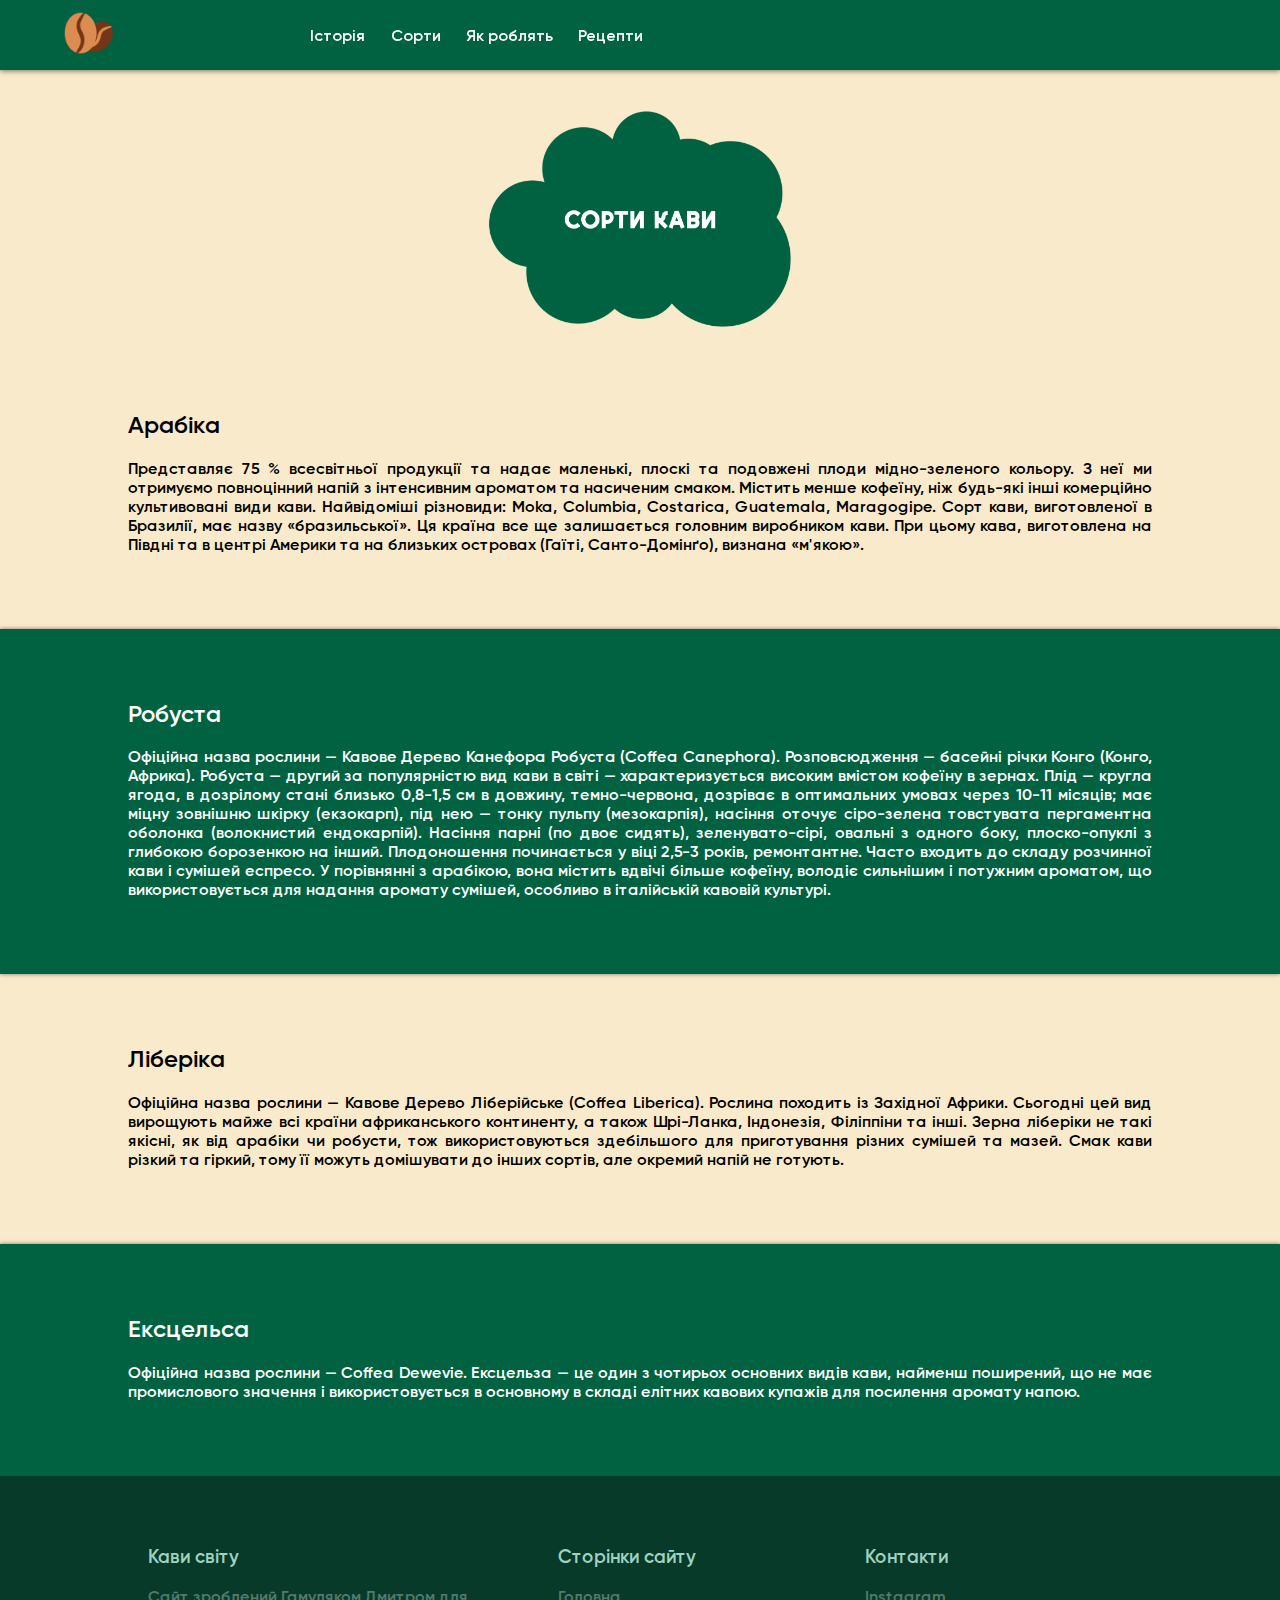
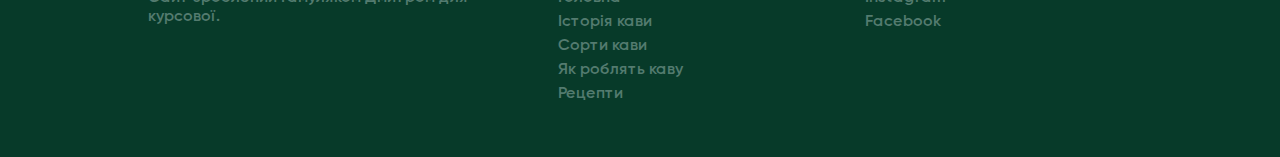
<file: coffee type.html>
<!DOCTYPE html>
<html lang="ua">
<head>
    <meta charset="UTF-8">
    <meta http-equiv="X-UA-Compatible" content="IE=edge">
    <meta name="viewport" content="width=device-width, initial-scale=1.0">

    <link rel="shortcut icon" href="./img/icon1.png" type="image/x-icon">

    <link rel="stylesheet" href="./css/style.css">

    <title>Сорти кави</title>
</head>
<body>
<header>
    
    <div class="header__logo">
        <a href="./index.html">
            <img class="logo-pic" src="./img/icon1.png" alt="photo">
        </a>
    </div>
        <nav>
            <a href="./history.html"><p class="nav__text">Історія</p></a>
            <a href="./coffee type.html"><p class="nav__text">Сорти</p></a>
            <a href="./how make a coffee.html"><p class="nav__text">Як роблять</p></a>
            <a href="./recipes.html"><p class="nav__text">Рецепти</p></a>
    </nav>

</header>

<main>
    <div class="main__content">
        <div class="main-logo">
            <img src="./img/type-coffee.png" alt="type coffee">
        </div>
        <div class="main__block-type-1">
            <h2>Арабіка</h2>
            Представляє 75 % всесвітньої продукції та надає маленькі, плоскі та подовжені плоди мідно-зеленого кольору. З неї ми отримуємо повноцінний напій з інтенсивним ароматом та насиченим смаком. Містить менше кофеїну, ніж будь-які інші комерційно культивовані види кави.
Найвідоміші різновиди: Moka, Columbia, Costarica, Guatemala, Maragogipe. Сорт кави, виготовленої в Бразилії, має назву «бразильської». Ця країна все ще залишається головним виробником кави. При цьому кава, виготовлена на Півдні та в центрі Америки та на близьких островах (Гаїті, Санто-Домінґо), визнана «м'якою».
        </div>
        <div class="main__block-type-2">
            <h2>Робуста</h2>
            Офіційна назва рослини — Кавове Дерево Канефора Робуста (Coffea Canephora). Розповсюдження — басейні річки Конго (Конго, Африка). Робуста — другий за популярністю вид кави в світі — характеризується високим вмістом кофеїну в зернах.
Плід — кругла ягода, в дозрілому стані близько 0,8-1,5 см в довжину, темно-червона, дозріває в оптимальних умовах через 10-11 місяців; має міцну зовнішню шкірку (екзокарп), під нею — тонку пульпу (мезокарпія), насіння оточує сіро-зелена товстувата пергаментна оболонка (волокнистий ендокарпій). Насіння парні (по двоє сидять), зеленувато-сірі, овальні з одного боку, плоско-опуклі з глибокою борозенкою на інший.
Плодоношення починається у віці 2,5-3 років, ремонтантне.
Часто входить до складу розчинної кави і сумішей еспресо. У порівнянні з арабікою, вона містить вдвічі більше кофеїну, володіє сильнішим і потужним ароматом, що використовується для надання аромату сумішей, особливо в італійській кавовій культурі.
        </div>
        <div class="main__block-type-1">
            <h2>Ліберіка</h2>
            Офіційна назва рослини — Кавове Дерево Ліберійське (Coffea Liberica). Рослина походить із Західної Африки. Сьогодні цей вид вирощують майже всі країни африканського континенту, а також Шрі-Ланка, Індонезія, Філіппіни та інші.
Зерна ліберіки не такі якісні, як від арабіки чи робусти, тож використовуються здебільшого для приготування різних сумішей та мазей. Смак кави різкий та гіркий, тому її можуть домішувати до інших сортів, але окремий напій не готують.
        </div>
        <div class="main__block-type-2">
            <h2>Ексцельса</h2>
            Офіційна назва рослини — Coffea Dewevie. Ексцельза — це один з чотирьох основних видів кави, найменш поширений, що не має промислового значення і використовується в основному в складі елітних кавових купажів для посилення аромату напою.
        </div>

    </div>
</main>

<footer>
    <div class="footer__content">

        <div class="web-site-name">
            <h3>Кави світу</h3>
            <p>Сайт зроблений Гамуляком Дмитром для курсової.</p>
        </div>
        <div class="pages">
            <h3>Сторінки сайту</h3>
            <p>
                <a href="./index.html">Головна</a>
            </p>
            <p>
                <a href="./history.html">Історія кави</a>
            </p>
            <p>
                <a href="./coffee type.html">Сорти кави</a>
            </p>
            <p>
                <a href="./how make a coffee.html">Як роблять каву</a>
            </p>
            <p>
                <a href="./recipes.html">Рецепти</a>
            </p>
        </div>
        <div class="contact">
            <h3>Контакти</h3>
            <p>
                <a href="http://www.Instagram.com">Instagram</a>
            </p>
            <p>
                <a href="http://www.Facebook.com">Facebook</a>
            </p>
        </div>

    </div>
</footer>
</body>
</html>
</file>
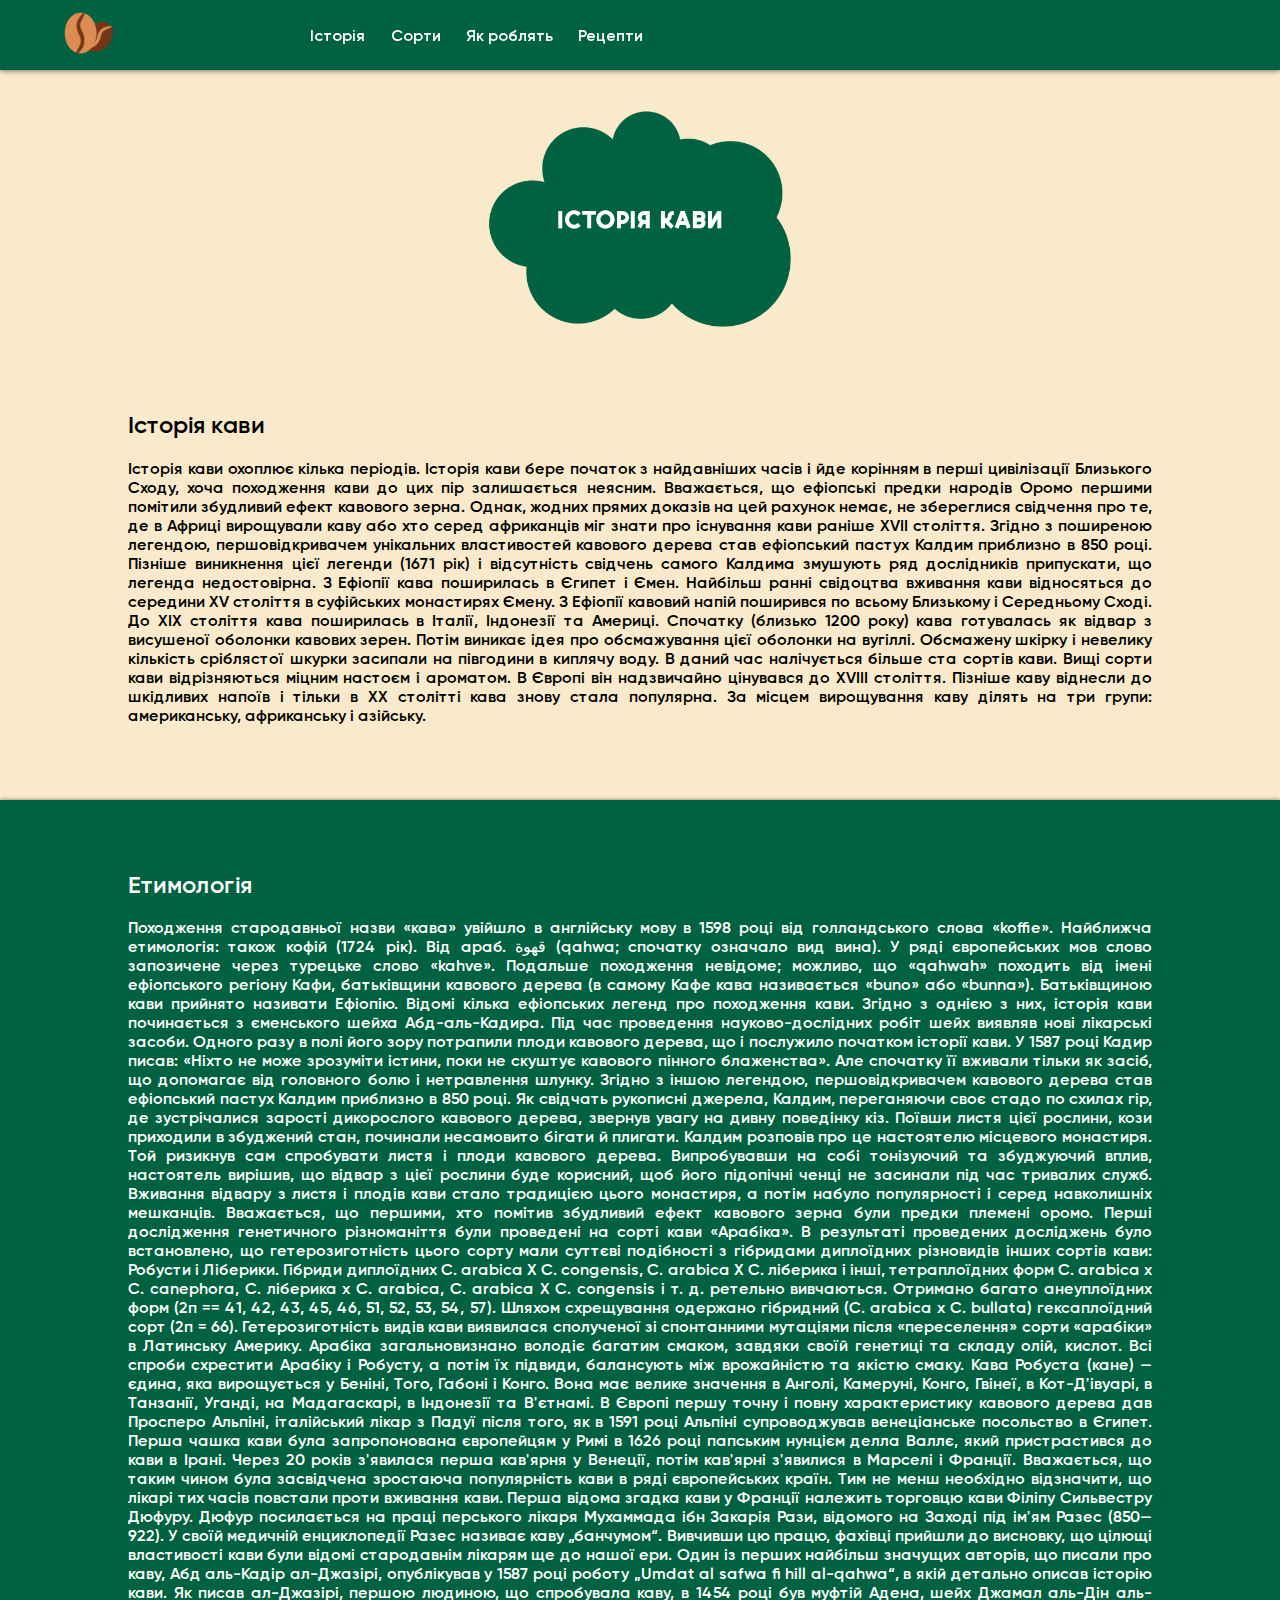
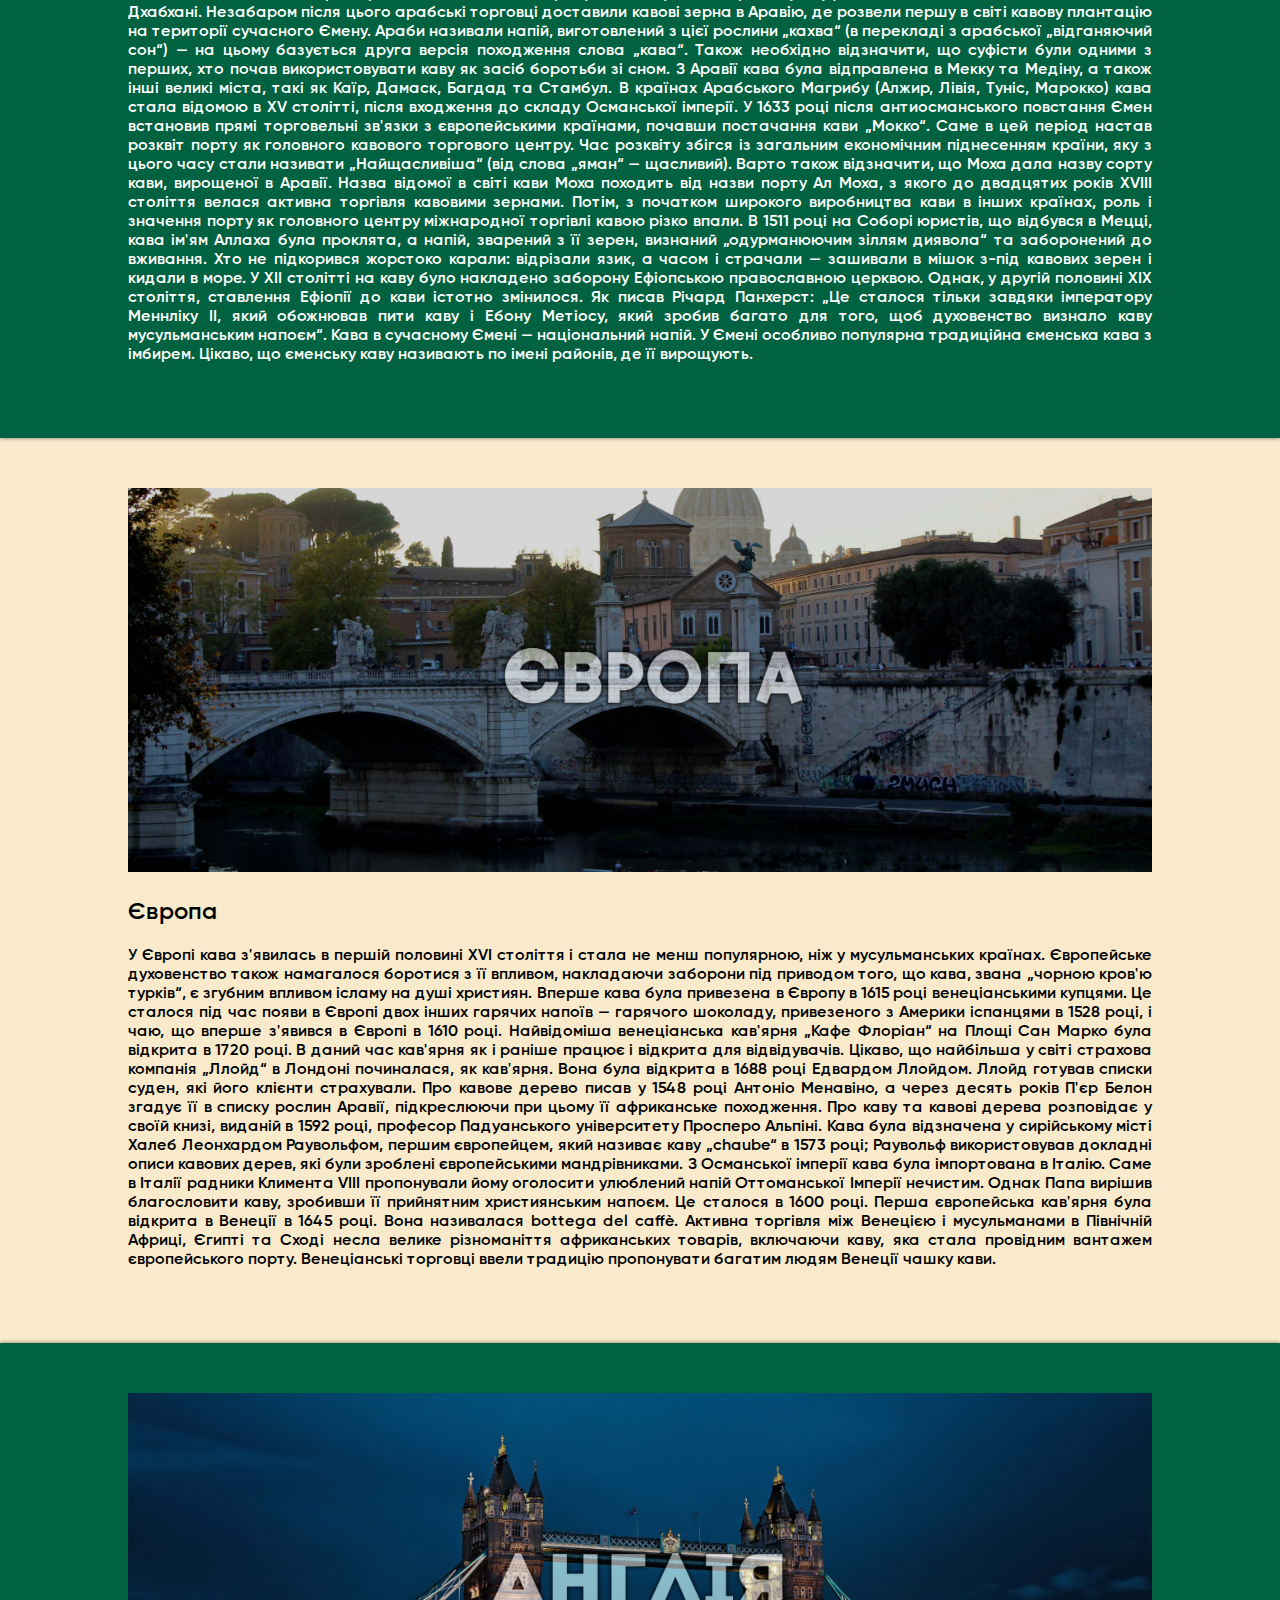
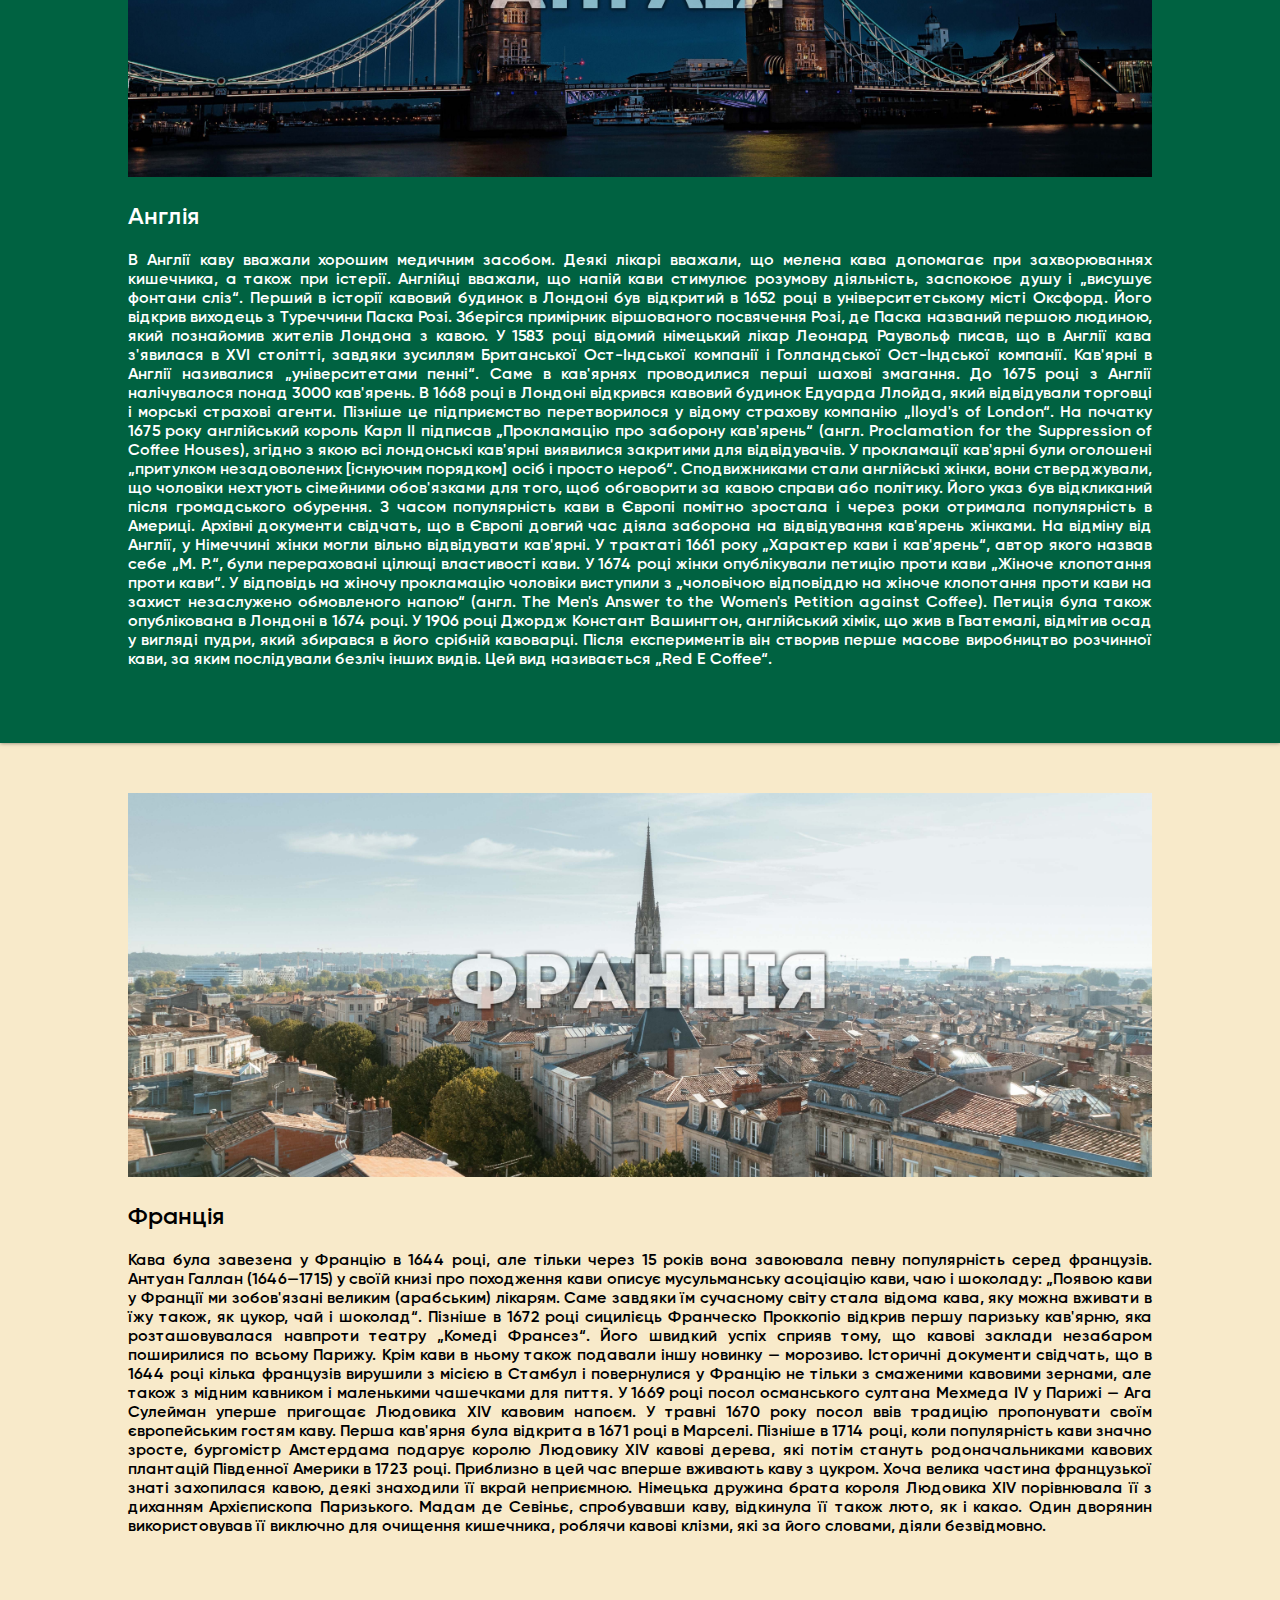
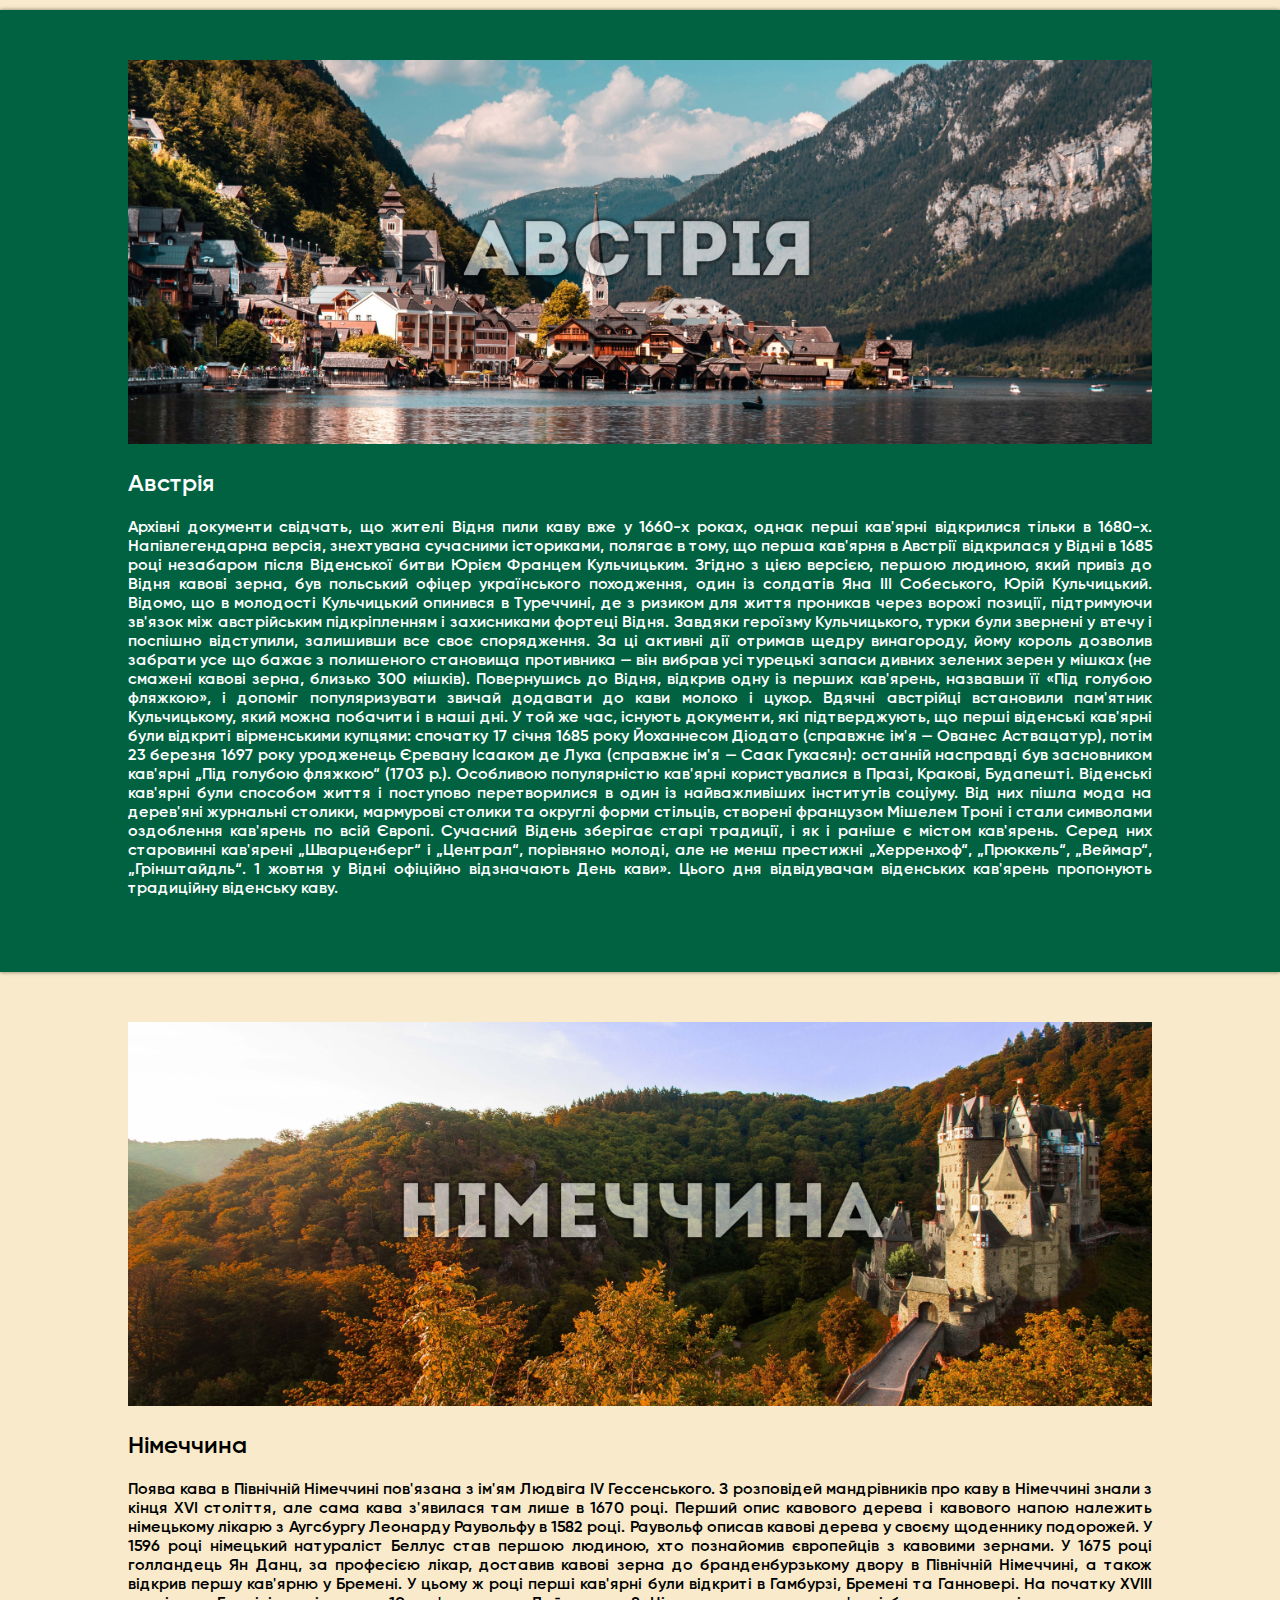
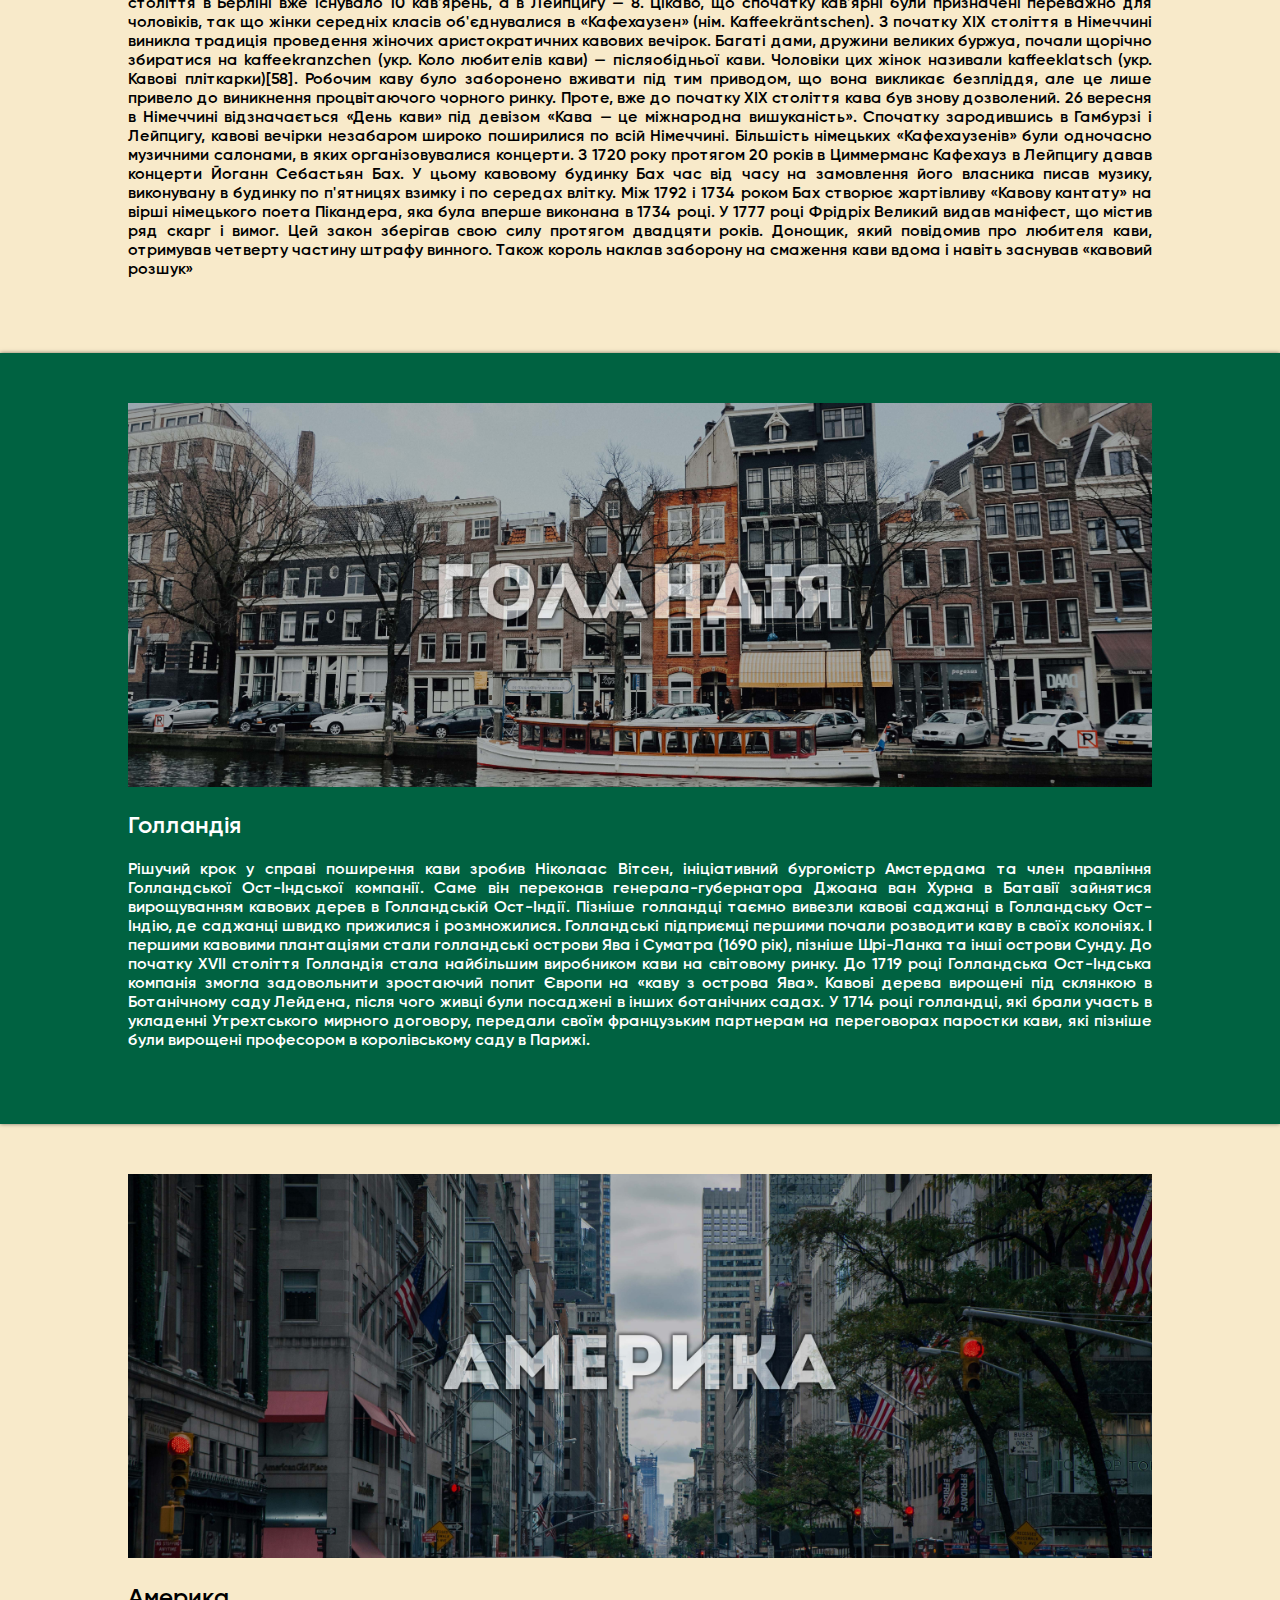
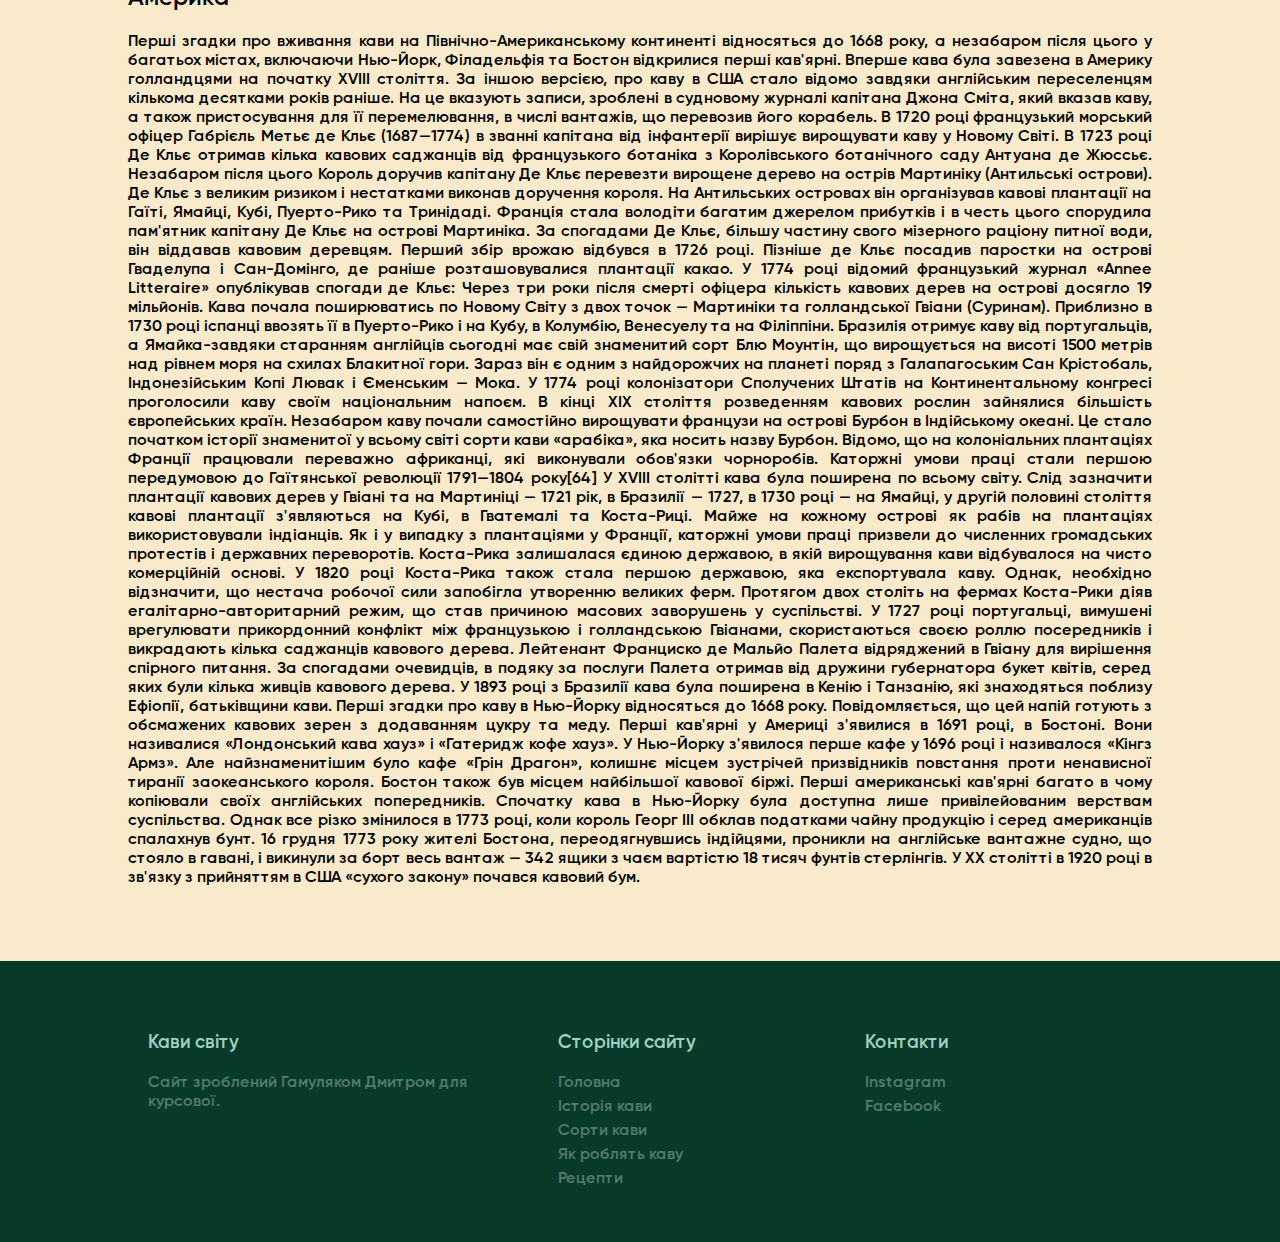
<file: history.html>
<!DOCTYPE html>
<html lang="ua">
<head>
    <meta charset="UTF-8">
    <meta http-equiv="X-UA-Compatible" content="IE=edge">
    <meta name="viewport" content="width=device-width, initial-scale=1.0">

    <link rel="shortcut icon" href="./img/icon1.png" type="image/x-icon">

    <link rel="stylesheet" href="./css/style.css">

    <title>Історія кави</title>
</head>
<body>
<header>
    
    <div class="header__logo">
        <a href="./index.html">
            <img class="logo-pic" src="./img/icon1.png" alt="photo">
        </a>
    </div>
        <nav>
            <a href="./history.html"><p class="nav__text">Історія</p></a>
            <a href="./coffee type.html"><p class="nav__text">Сорти</p></a>
            <a href="./how make a coffee.html"><p class="nav__text">Як роблять</p></a>
            <a href="./recipes.html"><p class="nav__text">Рецепти</p></a>
    </nav>
    
</header>

<div class="btn-up btn-up_hide"></div>

<script src="./js/js.js"></script>

<main>
    <div class="main__content">
        <div class="main-logo">
            <img src="./img/history-logo.png" alt="history">
        </div>
        <div class="main__block-type-1">
            <h2>Історія кави</h2>
            Історія кави охоплює кілька періодів. Історія кави бере початок з найдавніших часів і йде корінням в перші цивілізації Близького Сходу, хоча походження кави до цих пір залишається неясним.
Вважається, що ефіопські предки народів Оромо першими помітили збудливий ефект кавового зерна. Однак, жодних прямих доказів на цей рахунок немає, не збереглися свідчення про те, де в Африці вирощували каву або хто серед африканців міг знати про існування кави раніше XVII століття. Згідно з поширеною легендою, першовідкривачем унікальних властивостей кавового дерева став ефіопський пастух Калдим приблизно в 850 році. Пізніше виникнення цієї легенди (1671 рік) і відсутність свідчень самого Калдима змушують ряд дослідників припускати, що легенда недостовірна. З Ефіопії кава поширилась в Єгипет і Ємен. Найбільш ранні свідоцтва вживання кави відносяться до середини XV століття в суфійських монастирях Ємену. З Ефіопії кавовий напій поширився по всьому Близькому і Середньому Сході. До XIX століття кава поширилась в Італії, Індонезії та Америці.
Спочатку (близько 1200 року) кава готувалась як відвар з висушеної оболонки кавових зерен. Потім виникає ідея про обсмажування цієї оболонки на вугіллі. Обсмажену шкірку і невелику кількість сріблястої шкурки засипали на півгодини в киплячу воду. В даний час налічується більше ста сортів кави. Вищі сорти кави відрізняються міцним настоєм і ароматом. В Європі він надзвичайно цінувався до XVIII століття. Пізніше каву віднесли до шкідливих напоїв і тільки в XX столітті кава знову стала популярна. За місцем вирощування каву ділять на три групи: американську, африканську і азійську.
        </div>

        <div class="main__block-type-2">
            <h2>Етимологія</h2>
            Походження стародавньої назви «кава» увійшло в англійську мову в 1598 році від голландського слова «koffie». Найближча етимологія: також кофій (1724 рік). Від араб. قهوة (qahwa; спочатку означало вид вина). У ряді європейських мов слово запозичене через турецьке слово «kahve». Подальше походження невідоме; можливо, що «qahwah» походить від імені ефіопського регіону Кафи, батьківщини кавового дерева (в самому Кафе кава називається «buno» або «bunna»).
Батьківщиною кави прийнято називати Ефіопію. Відомі кілька ефіопських легенд про походження кави. Згідно з однією з них, історія кави починається з єменського шейха Абд-аль-Кадира. Під час проведення науково-дослідних робіт шейх виявляв нові лікарські засоби. Одного разу в полі його зору потрапили плоди кавового дерева, що і послужило початком історії кави. У 1587 році Кадир писав: «Ніхто не може зрозуміти істини, поки не скуштує кавового пінного блаженства». Але спочатку її вживали тільки як засіб, що допомагає від головного болю і нетравлення шлунку. Згідно з іншою легендою, першовідкривачем кавового дерева став ефіопський пастух Калдим приблизно в 850 році. Як свідчать рукописні джерела, Калдим, переганяючи своє стадо по схилах гір, де зустрічалися зарості дикорослого кавового дерева, звернув увагу на дивну поведінку кіз. Поївши листя цієї рослини, кози приходили в збуджений стан, починали несамовито бігати й плигати. Калдим розповів про це настоятелю місцевого монастиря. Той ризикнув сам спробувати листя і плоди кавового дерева. Випробувавши на собі тонізуючий та збуджуючий вплив, настоятель вирішив, що відвар з цієї рослини буде корисний, щоб його підопічні ченці не засинали під час тривалих служб. Вживання відвару з листя і плодів кави стало традицією цього монастиря, а потім набуло популярності і серед навколишніх мешканців.
Вважається, що першими, хто помітив збудливий ефект кавового зерна були предки племені оромо. Перші дослідження генетичного різноманіття були проведені на сорті кави «Арабіка». В результаті проведених досліджень було встановлено, що гетерозиготність цього сорту мали суттєві подібності з гібридами диплоїдних різновидів інших сортів кави: Робусти і Ліберики. Гібриди диплоїдних С. arabica X С. congensis, С. arabica X С. ліберика і інші, тетраплоїдних форм С. arabica x С. canephora, С. ліберика х С. arabica, С. arabica X С. congensis і т. д. ретельно вивчаються. Отримано багато анеуплоїдних форм (2п == 41, 42, 43, 45, 46, 51, 52, 53, 54, 57). Шляхом схрещування одержано гібридний (С. arabica x С. bullata) гексаплоїдний сорт (2п = 66). Гетерозиготність видів кави виявилася сполученої зі спонтанними мутаціями після «переселення» сорти «арабіки» в Латинську Америку. Арабіка загальновизнано володіє багатим смаком, завдяки своїй генетиці та складу олій, кислот. Всі спроби схрестити Арабіку і Робусту, а потім їх підвиди, балансують між врожайністю та якістю смаку. Кава Робуста (кане) — єдина, яка вирощується у Беніні, Того, Габоні і Конго. Вона має велике значення в Анголі, Камеруні, Конго, Гвінеї, в Кот-Д'івуарі, в Танзанії, Уганді, на Мадагаскарі, в Індонезії та В'єтнамі.
В Європі першу точну і повну характеристику кавового дерева дав Просперо Альпіні, італійський лікар з Падуї після того, як в 1591 році Альпіні супроводжував венеціанське посольство в Єгипет. Перша чашка кави була запропонована європейцям у Римі в 1626 році папським нунцієм делла Валлє, який пристрастився до кави в Ірані. Через 20 років з'явилася перша кав'ярня у Венеції, потім кав'ярні з'явилися в Марселі і Франції. Вважається, що таким чином була засвідчена зростаюча популярність кави в ряді європейських країн. Тим не менш необхідно відзначити, що лікарі тих часів повстали проти вживання кави.
Перша відома згадка кави у Франції належить торговцю кави Філіпу Сильвестру Дюфуру. Дюфур посилається на праці перського лікаря Мухаммада ібн Закарія Рази, відомого на Заході під ім'ям Разес (850—922). У своїй медичній енциклопедії Разес називає каву „банчумом“. Вивчивши цю працю, фахівці прийшли до висновку, що цілющі властивості кави були відомі стародавнім лікарям ще до нашої ери. Один із перших найбільш значущих авторів, що писали про каву, Абд аль-Кадір ал-Джазірі, опублікував у 1587 році роботу „Umdat al safwa fi hill al-qahwa“, в якій детально описав історію кави. Як писав ал-Джазірі, першою людиною, що спробувала каву, в 1454 році був муфтій Адена, шейх Джамал аль-Дін аль-Дхабхані. Незабаром після цього арабські торговці доставили кавові зерна в Аравію, де розвели першу в світі кавову плантацію на території сучасного Ємену. Араби називали напій, виготовлений з цієї рослини „кахва“ (в перекладі з арабської „відганяючий сон“) — на цьому базується друга версія походження слова „кава“. Також необхідно відзначити, що суфісти були одними з перших, хто почав використовувати каву як засіб боротьби зі сном. З Аравії кава була відправлена в Мекку та Медіну, а також інші великі міста, такі як Каїр, Дамаск, Багдад та Стамбул. В країнах Арабського Магрибу (Алжир, Лівія, Туніс, Марокко) кава стала відомою в XV столітті, після входження до складу Османської імперії. У 1633 році після антиосманського повстання Ємен встановив прямі торговельні зв'язки з європейськими країнами, почавши постачання кави „Мокко“. Саме в цей період настав розквіт порту як головного кавового торгового центру. Час розквіту збігся із загальним економічним піднесенням країни, яку з цього часу стали називати „Найщасливіша“ (від слова „яман“ — щасливий). Варто також відзначити, що Моха дала назву сорту кави, вирощеної в Аравії.
Назва відомої в світі кави Моха походить від назви порту Ал Моха, з якого до двадцятих років XVIII століття велася активна торгівля кавовими зернами. Потім, з початком широкого виробництва кави в інших країнах, роль і значення порту як головного центру міжнародної торгівлі кавою різко впали. В 1511 році на Соборі юристів, що відбувся в Мецці, кава ім'ям Аллаха була проклята, а напій, зварений з її зерен, визнаний „одурманюючим зіллям диявола“ та заборонений до вживання. Хто не підкорився жорстоко карали: відрізали язик, а часом і страчали — зашивали в мішок з-під кавових зерен і кидали в море.
У XII столітті на каву було накладено заборону Ефіопською православною церквою. Однак, у другій половині XIX століття, ставлення Ефіопії до кави істотно змінилося. Як писав Річард Панхерст: „Це сталося тільки завдяки імператору Меннліку II, який обожнював пити каву і Ебону Метіосу, який зробив багато для того, щоб духовенство визнало каву мусульманським напоєм“.
Кава в сучасному Ємені — національний напій. У Ємені особливо популярна традиційна єменська кава з імбирем. Цікаво, що єменську каву називають по імені районів, де її вирощують.
        </div>

        <div class="main__block-type-1">
            <div class="main__block-poster">
                <img src="./img/europe.jpg" alt="europe">
            </div>
            <h2>Європа</h2>
            У Європі кава з'явилась в першій половині XVI століття і стала не менш популярною, ніж у мусульманських країнах. Європейське духовенство також намагалося боротися з її впливом, накладаючи заборони під приводом того, що кава, звана „чорною кров'ю турків“, є згубним впливом ісламу на душі християн. Вперше кава була привезена в Європу в 1615 році венеціанськими купцями. Це сталося під час появи в Європі двох інших гарячих напоїв — гарячого шоколаду, привезеного з Америки іспанцями в 1528 році, і чаю, що вперше з'явився в Європі в 1610 році. Найвідоміша венеціанська кав'ярня „Кафе Флоріан“ на Площі Сан Марко була відкрита в 1720 році. В даний час кав'ярня як і раніше працює і відкрита для відвідувачів. Цікаво, що найбільша у світі страхова компанія „Ллойд“ в Лондоні починалася, як кав'ярня. Вона була відкрита в 1688 році Едвардом Ллойдом. Ллойд готував списки суден, які його клієнти страхували.
Про кавове дерево писав у 1548 році Антоніо Менавіно, а через десять років П'єр Белон згадує її в списку рослин Аравії, підкреслюючи при цьому її африканське походження. Про каву та кавові дерева розповідає у своїй книзі, виданій в 1592 році, професор Падуанського університету Просперо Альпіні. Кава була відзначена у сирійському місті Халеб Леонхардом Раувольфом, першим європейцем, який називає каву „chaube“ в 1573 році; Раувольф використовував докладні описи кавових дерев, які були зроблені європейськими мандрівниками.
З Османської імперії кава була імпортована в Італію. Саме в Італії радники Климента VIII пропонували йому оголосити улюблений напій Оттоманської Імперії нечистим. Однак Папа вирішив благословити каву, зробивши її прийнятним християнським напоєм. Це сталося в 1600 році. Перша європейська кав'ярня була відкрита в Венеції в 1645 році. Вона називалася bottega del caffè. Активна торгівля між Венецією і мусульманами в Північній Африці, Єгипті та Сході несла велике різноманіття африканських товарів, включаючи каву, яка стала провідним вантажем європейського порту. Венеціанські торговці ввели традицію пропонувати багатим людям Венеції чашку кави.
        </div>


        <div class="main__block-type-2">
            <div class="main__block-poster">
                <img src="./img/uk.jpg" alt="uk">
            </div>
            <h2>Англія</h2>
            В Англії каву вважали хорошим медичним засобом. Деякі лікарі вважали, що мелена кава допомагає при захворюваннях кишечника, а також при істерії. Англійці вважали, що напій кави стимулює розумову діяльність, заспокоює душу і „висушує фонтани сліз“. Перший в історії кавовий будинок в Лондоні був відкритий в 1652 році в університетському місті Оксфорд. Його відкрив виходець з Туреччини Паска Розі. Зберігся примірник віршованого посвячення Розі, де Паска названий першою людиною, який познайомив жителів Лондона з кавою. У 1583 році відомий німецький лікар Леонард Раувольф писав, що в Англії кава з'явилася в XVI столітті, завдяки зусиллям Британської Ост-Індської компанії і Голландської Ост-Індської компанії. Кав'ярні в Англії називалися „університетами пенні“. Саме в кав'ярнях проводилися перші шахові змагання. До 1675 році з Англії налічувалося понад 3000 кав'ярень. В 1668 році в Лондоні відкрився кавовий будинок Едуарда Ллойда, який відвідували торговці і морські страхові агенти. Пізніше це підприємство перетворилося у відому страхову компанію „lloyd's of London“. На початку 1675 року англійський король Карл II підписав „Прокламацію про заборону кав'ярень“ (англ. Proclamation for the Suppression of Coffee Houses), згідно з якою всі лондонські кав'ярні виявилися закритими для відвідувачів. У прокламації кав'ярні були оголошені „притулком незадоволених [існуючим порядком] осіб і просто нероб“. Сподвижниками стали англійські жінки, вони стверджували, що чоловіки нехтують сімейними обов'язками для того, щоб обговорити за кавою справи або політику. Його указ був відкликаний після громадського обурення. З часом популярність кави в Європі помітно зростала і через роки отримала популярність в Америці.
Архівні документи свідчать, що в Європі довгий час діяла заборона на відвідування кав'ярень жінками. На відміну від Англії, у Німеччині жінки могли вільно відвідувати кав'ярні. У трактаті 1661 року „Характер кави і кав'ярень“, автор якого назвав себе „M. P.“, були перераховані цілющі властивості кави.
У 1674 році жінки опублікували петицію проти кави „Жіноче клопотання проти кави“.
У відповідь на жіночу прокламацію чоловіки виступили з „чоловічою відповіддю на жіноче клопотання проти кави на захист незаслужено обмовленого напою“ (англ. The Men's Answer to the Women's Petition against Coffee). Петиція була також опублікована в Лондоні в 1674 році.
У 1906 році Джордж Констант Вашингтон, англійський хімік, що жив в Гватемалі, відмітив осад у вигляді пудри, який збирався в його срібній кавоварці. Після експериментів він створив перше масове виробництво розчинної кави, за яким послідували безліч інших видів. Цей вид називається „Red E Coffee“.
        </div>

        <div class="main__block-type-1">
            <div class="main__block-poster">
                <img src="./img/france.jpg" alt="france">
            </div>
            <h2>Франція</h2>
            Кава була завезена у Францію в 1644 році, але тільки через 15 років вона завоювала певну популярність серед французів. Антуан Галлан (1646—1715) у своїй книзі про походження кави описує мусульманську асоціацію кави, чаю і шоколаду: „Появою кави у Франції ми зобов'язані великим (арабським) лікарям. Саме завдяки їм сучасному світу стала відома кава, яку можна вживати в їжу також, як цукор, чай і шоколад“. Пізніше в 1672 році сицилієць Франческо Проккопіо відкрив першу паризьку кав'ярню, яка розташовувалася навпроти театру „Комеді Франсез“. Його швидкий успіх сприяв тому, що кавові заклади незабаром поширилися по всьому Парижу. Крім кави в ньому також подавали іншу новинку — морозиво. Історичні документи свідчать, що в 1644 році кілька французів вирушили з місією в Стамбул і повернулися у Францію не тільки з смаженими кавовими зернами, але також з мідним кавником і маленькими чашечками для пиття. У 1669 році посол османського султана Мехмеда IV у Парижі — Ага Сулейман уперше пригощає Людовика XIV кавовим напоєм. У травні 1670 року посол ввів традицію пропонувати своїм європейським гостям каву. Перша кав'ярня була відкрита в 1671 році в Марселі.
Пізніше в 1714 році, коли популярність кави значно зросте, бургомістр Амстердама подарує королю Людовику XIV кавові дерева, які потім стануть родоначальниками кавових плантацій Південної Америки в 1723 році. Приблизно в цей час вперше вживають каву з цукром. Хоча велика частина французької знаті захопилася кавою, деякі знаходили її вкрай неприємною. Німецька дружина брата короля Людовика XIV порівнювала її з диханням Архієпископа Паризького. Мадам де Севіньє, спробувавши каву, відкинула її також люто, як і какао. Один дворянин використовував її виключно для очищення кишечника, роблячи кавові клізми, які за його словами, діяли безвідмовно.
        </div>

        <div class="main__block-type-2">
            <div class="main__block-poster">
                <img src="./img/austria.jpg" alt="austria">
            </div>
            <h2>Австрія</h2>
            Архівні документи свідчать, що жителі Відня пили каву вже у 1660-х роках, однак перші кав'ярні відкрилися тільки в 1680-х. Напівлегендарна версія, знехтувана сучасними істориками, полягає в тому, що перша кав'ярня в Австрії відкрилася у Відні в 1685 році незабаром після Віденської битви Юрієм Францем Кульчицьким. Згідно з цією версією, першою людиною, який привіз до Відня кавові зерна, був польський офіцер українського походження, один із солдатів Яна III Собеського, Юрій Кульчицький. Відомо, що в молодості Кульчицький опинився в Туреччині, де з ризиком для життя проникав через ворожі позиції, підтримуючи зв'язок між австрійським підкріпленням і захисниками фортеці Відня. Завдяки героїзму Кульчицького, турки були звернені у втечу і поспішно відступили, залишивши все своє спорядження. За ці активні дії отримав щедру винагороду, йому король дозволив забрати усе що бажає з полишеного становища противника — він вибрав усі турецькі запаси дивних зелених зерен у мішках (не смажені кавові зерна, близько 300 мішків). Повернушись до Відня, відкрив одну із перших кав'ярень, назвавши її «Під голубою фляжкою», і допоміг популяризувати звичай додавати до кави молоко і цукор. Вдячні австрійці встановили пам'ятник Кульчицькому, який можна побачити і в наші дні.
У той же час, існують документи, які підтверджують, що перші віденські кав'ярні були відкриті вірменськими купцями: спочатку 17 січня 1685 року Йоханнесом Діодато (справжнє ім'я — Ованес Аствацатур), потім 23 березня 1697 року уродженець Єревану Ісааком де Лука (справжнє ім'я — Саак Гукасян): останній насправді був засновником кав'ярні „Під голубою фляжкою“ (1703 р.).
Особливою популярністю кав'ярні користувалися в Празі, Кракові, Будапешті. Віденські кав'ярні були способом життя і поступово перетворилися в один із найважливіших інститутів соціуму. Від них пішла мода на дерев'яні журнальні столики, мармурові столики та округлі форми стільців, створені французом Мішелем Троні і стали символами оздоблення кав'ярень по всій Європі.
Сучасний Відень зберігає старі традиції, і як і раніше є містом кав'ярень. Серед них старовинні кав'ярені „Шварценберг“ і „Централ“, порівняно молоді, але не менш престижні „Херренхоф“, „Прюккель“, „Веймар“, „Грінштайдль“. 1 жовтня у Відні офіційно відзначають День кави». Цього дня відвідувачам віденських кав'ярень пропонують традиційну віденську каву.
        </div>

        <div class="main__block-type-1">
            <div class="main__block-poster">
                <img src="./img/germany.jpg" alt="germany">
            </div>
            <h2>Німеччина</h2>
            Поява кава в Північній Німеччині пов'язана з ім'ям Людвіга IV Гессенського. З розповідей мандрівників про каву в Німеччині знали з кінця XVI століття, але сама кава з'явилася там лише в 1670 році. Перший опис кавового дерева і кавового напою належить німецькому лікарю з Аугсбургу Леонарду Раувольфу в 1582 році. Раувольф описав кавові дерева у своєму щоденнику подорожей. У 1596 році німецький натураліст Беллус став першою людиною, хто познайомив європейців з кавовими зернами. У 1675 році голландець Ян Данц, за професією лікар, доставив кавові зерна до бранденбурзькому двору в Північній Німеччині, а також відкрив першу кав'ярню у Бремені. У цьому ж році перші кав'ярні були відкриті в Гамбурзі, Бремені та Ганновері. На початку XVIII століття в Берліні вже існувало 10 кав'ярень, а в Лейпцигу — 8. Цікаво, що спочатку кав'ярні були призначені переважно для чоловіків, так що жінки середніх класів об'єднувалися в «Кафехаузен» (нім. Kaffeekräntschen). З початку XIX століття в Німеччині виникла традиція проведення жіночих аристократичних кавових вечірок. Багаті дами, дружини великих буржуа, почали щорічно збиратися на kaffeekranzchen (укр. Коло любителів кави) — післяобідньої кави. Чоловіки цих жінок називали kaffeeklatsch (укр. Кавові пліткарки)[58]. Робочим каву було заборонено вживати під тим приводом, що вона викликає безпліддя, але це лише привело до виникнення процвітаючого чорного ринку. Проте, вже до початку XIX століття кава був знову дозволений. 26 вересня в Німеччині відзначається «День кави» під девізом «Кава — це міжнародна вишуканість». Спочатку зародившись в Гамбурзі і Лейпцигу, кавові вечірки незабаром широко поширилися по всій Німеччині. Більшість німецьких «Кафехаузенів» були одночасно музичними салонами, в яких організовувалися концерти. З 1720 року протягом 20 років в Циммерманс Кафехауз в Лейпцигу давав концерти Йоганн Себастьян Бах. У цьому кавовому будинку Бах час від часу на замовлення його власника писав музику, виконувану в будинку по п'ятницях взимку і по середах влітку. Між 1792 і 1734 роком Бах створює жартівливу «Кавову кантату» на вірші німецького поета Пікандера, яка була вперше виконана в 1734 році.
У 1777 році Фрідріх Великий видав маніфест, що містив ряд скарг і вимог. Цей закон зберігав свою силу протягом двадцяти років. Донощик, який повідомив про любителя кави, отримував четверту частину штрафу винного. Також король наклав заборону на смаження кави вдома і навіть заснував «кавовий розшук»
        </div>
        
        <div class="main__block-type-2">
            <div class="main__block-poster">
                <img src="./img/holland.jpg" alt="holland">
            </div>
            <h2>Голландія</h2>
            Рішучий крок у справі поширення кави зробив Ніколаас Вітсен, ініціативний бургомістр Амстердама та член правління Голландської Ост-Індської компанії. Саме він переконав генерала-губернатора Джоана ван Хурна в Батавії зайнятися вирощуванням кавових дерев в Голландській Ост-Індії. Пізніше голландці таємно вивезли кавові саджанці в Голландську Ост-Індію, де саджанці швидко прижилися і розмножилися. Голландські підприємці першими почали розводити каву в своїх колоніях. І першими кавовими плантаціями стали голландські острови Ява і Суматра (1690 рік), пізніше Шрі-Ланка та інші острови Сунду. До початку XVII століття Голландія стала найбільшим виробником кави на світовому ринку. До 1719 році Голландська Ост-Індська компанія змогла задовольнити зростаючий попит Європи на «каву з острова Ява». Кавові дерева вирощені під склянкою в Ботанічному саду Лейдена, після чого живці були посаджені в інших ботанічних садах. У 1714 році голландці, які брали участь в укладенні Утрехтського мирного договору, передали своїм французьким партнерам на переговорах паростки кави, які пізніше були вирощені професором в королівському саду в Парижі.
        </div>
        <div class="main__block-type-1">
            <div class="main__block-poster">
                <img src="./img/usa.jpg" alt="usa">
            </div>
            <h2>Америка</h2>
            Перші згадки про вживання кави на Північно-Американському континенті відносяться до 1668 року, а незабаром після цього у багатьох містах, включаючи Нью-Йорк, Філадельфія та Бостон відкрилися перші кав'ярні. Вперше кава була завезена в Америку голландцями на початку XVIII століття. За іншою версією, про каву в США стало відомо завдяки англійським переселенцям кількома десятками років раніше. На це вказують записи, зроблені в судновому журналі капітана Джона Сміта, який вказав каву, а також пристосування для її перемелювання, в числі вантажів, що перевозив його корабель. В 1720 році французький морський офіцер Габрієль Метьє де Кльє (1687—1774) в званні капітана від інфантерії вирішує вирощувати каву у Новому Світі. В 1723 році Де Кльє отримав кілька кавових саджанців від французького ботаніка з Королівського ботанічного саду Антуана де Жюссьє. Незабаром після цього Король доручив капітану Де Кльє перевезти вирощене дерево на острів Мартиніку (Антильські острови). Де Кльє з великим ризиком і нестатками виконав доручення короля. На Антильських островах він організував кавові плантації на Гаїті, Ямайці, Кубі, Пуерто-Рико та Тринідаді. Франція стала володіти багатим джерелом прибутків і в честь цього спорудила пам'ятник капітану Де Кльє на острові Мартиніка. За спогадами Де Кльє, більшу частину свого мізерного раціону питної води, він віддавав кавовим деревцям. Перший збір врожаю відбувся в 1726 році. Пізніше де Кльє посадив паростки на острові Гваделупа і Сан-Домінго, де раніше розташовувалися плантації какао. У 1774 році відомий французький журнал «Annee Litteraire» опублікував спогади де Кльє: Через три роки після смерті офіцера кількість кавових дерев на острові досягло 19 мільйонів. Кава почала поширюватись по Новому Світу з двох точок — Мартиніки та голландської Гвіани (Суринам). Приблизно в 1730 році іспанці ввозять її в Пуерто-Рико і на Кубу, в Колумбію, Венесуелу та на Філіппіни. Бразилія отримує каву від португальців, а Ямайка-завдяки старанням англійців сьогодні має свій знаменитий сорт Блю Моунтін, що вирощується на висоті 1500 метрів над рівнем моря на схилах Блакитної гори. Зараз він є одним з найдорожчих на планеті поряд з Галапагоським Сан Крістобаль, Індонезійським Копі Лювак і Єменським — Мока. У 1774 році колонізатори Сполучених Штатів на Континентальному конгресі проголосили каву своїм національним напоєм.
В кінці XIX століття розведенням кавових рослин зайнялися більшість європейських країн. Незабаром каву почали самостійно вирощувати французи на острові Бурбон в Індійському океані. Це стало початком історії знаменитої у всьому світі сорти кави «арабіка», яка носить назву Бурбон. Відомо, що на колоніальних плантаціях Франції працювали переважно африканці, які виконували обов'язки чорноробів. Каторжні умови праці стали першою передумовою до Гаїтянської революції 1791—1804 року[64] У XVIII столітті кава була поширена по всьому світу. Слід зазначити плантації кавових дерев у Гвіані та на Мартиніці — 1721 рік, в Бразилії — 1727, в 1730 році — на Ямайці, у другій половині століття кавові плантації з'являються на Кубі, в Гватемалі та Коста-Риці. Майже на кожному острові як рабів на плантаціях використовували індіанців. Як і у випадку з плантаціями у Франції, каторжні умови праці призвели до численних громадських протестів і державних переворотів. Коста-Рика залишалася єдиною державою, в якій вирощування кави відбувалося на чисто комерційній основі. У 1820 році Коста-Рика також стала першою державою, яка експортувала каву. Однак, необхідно відзначити, що нестача робочої сили запобігла утворенню великих ферм. Протягом двох століть на фермах Коста-Рики діяв егалітарно-авторитарний режим, що став причиною масових заворушень у суспільстві. У 1727 році португальці, вимушені врегулювати прикордонний конфлікт між французькою і голландською Гвіанами, скористаються своєю роллю посередників і викрадають кілька саджанців кавового дерева. Лейтенант Франциско де Мальйо Палета відряджений в Гвіану для вирішення спірного питання. За спогадами очевидців, в подяку за послуги Палета отримав від дружини губернатора букет квітів, серед яких були кілька живців кавового дерева. У 1893 році з Бразилії кава була поширена в Кенію і Танзанію, які знаходяться поблизу Ефіопії, батьківщини кави.
Перші згадки про каву в Нью-Йорку відносяться до 1668 року. Повідомляється, що цей напій готують з обсмажених кавових зерен з додаванням цукру та меду. Перші кав'ярні у Америці з'явилися в 1691 році, в Бостоні. Вони називалися «Лондонський кава хауз» і «Гатеридж кофе хауз». У Нью-Йорку з'явилося перше кафе у 1696 році і називалося «Кінгз Армз». Але найзнаменитішим було кафе «Грін Драгон», колишнє місцем зустрічей призвідників повстання проти ненависної тиранії заокеанського короля. Бостон також був місцем найбільшої кавової біржі. Перші американські кав'ярні багато в чому копіювали своїх англійських попередників. Спочатку кава в Нью-Йорку була доступна лише привілейованим верствам суспільства. Однак все різко змінилося в 1773 році, коли король Георг III обклав податками чайну продукцію і серед американців спалахнув бунт. 16 грудня 1773 року жителі Бостона, переодягнувшись індійцями, проникли на англійське вантажне судно, що стояло в гавані, і викинули за борт весь вантаж — 342 ящики з чаєм вартістю 18 тисяч фунтів стерлінгів. У XX столітті в 1920 році в зв'язку з прийняттям в США «сухого закону» почався кавовий бум.
        </div>

    </div>
</main>

<footer>
    <div class="footer__content">

        <div class="web-site-name">
            <h3>Кави світу</h3>
            <p>Сайт зроблений Гамуляком Дмитром для курсової.</p>
        </div>
        <div class="pages">
            <h3>Сторінки сайту</h3>
            <p>
                <a href="./index.html">Головна</a>
            </p>
            <p>
                <a href="./history.html">Історія кави</a>
            </p>
            <p>
                <a href="./coffee type.html">Сорти кави</a>
            </p>
            <p>
                <a href="./how make a coffee.html">Як роблять каву</a>
            </p>
            <p>
                <a href="./recipes.html">Рецепти</a>
            </p>
        </div>
        <div class="contact">
            <h3>Контакти</h3>
            <p>
                <a href="http://www.Instagram.com">Instagram</a>
            </p>
            <p>
                <a href="http://www.Facebook.com">Facebook</a>
            </p>
        </div>

    </div>
</footer>
</body>
</html>
</file>
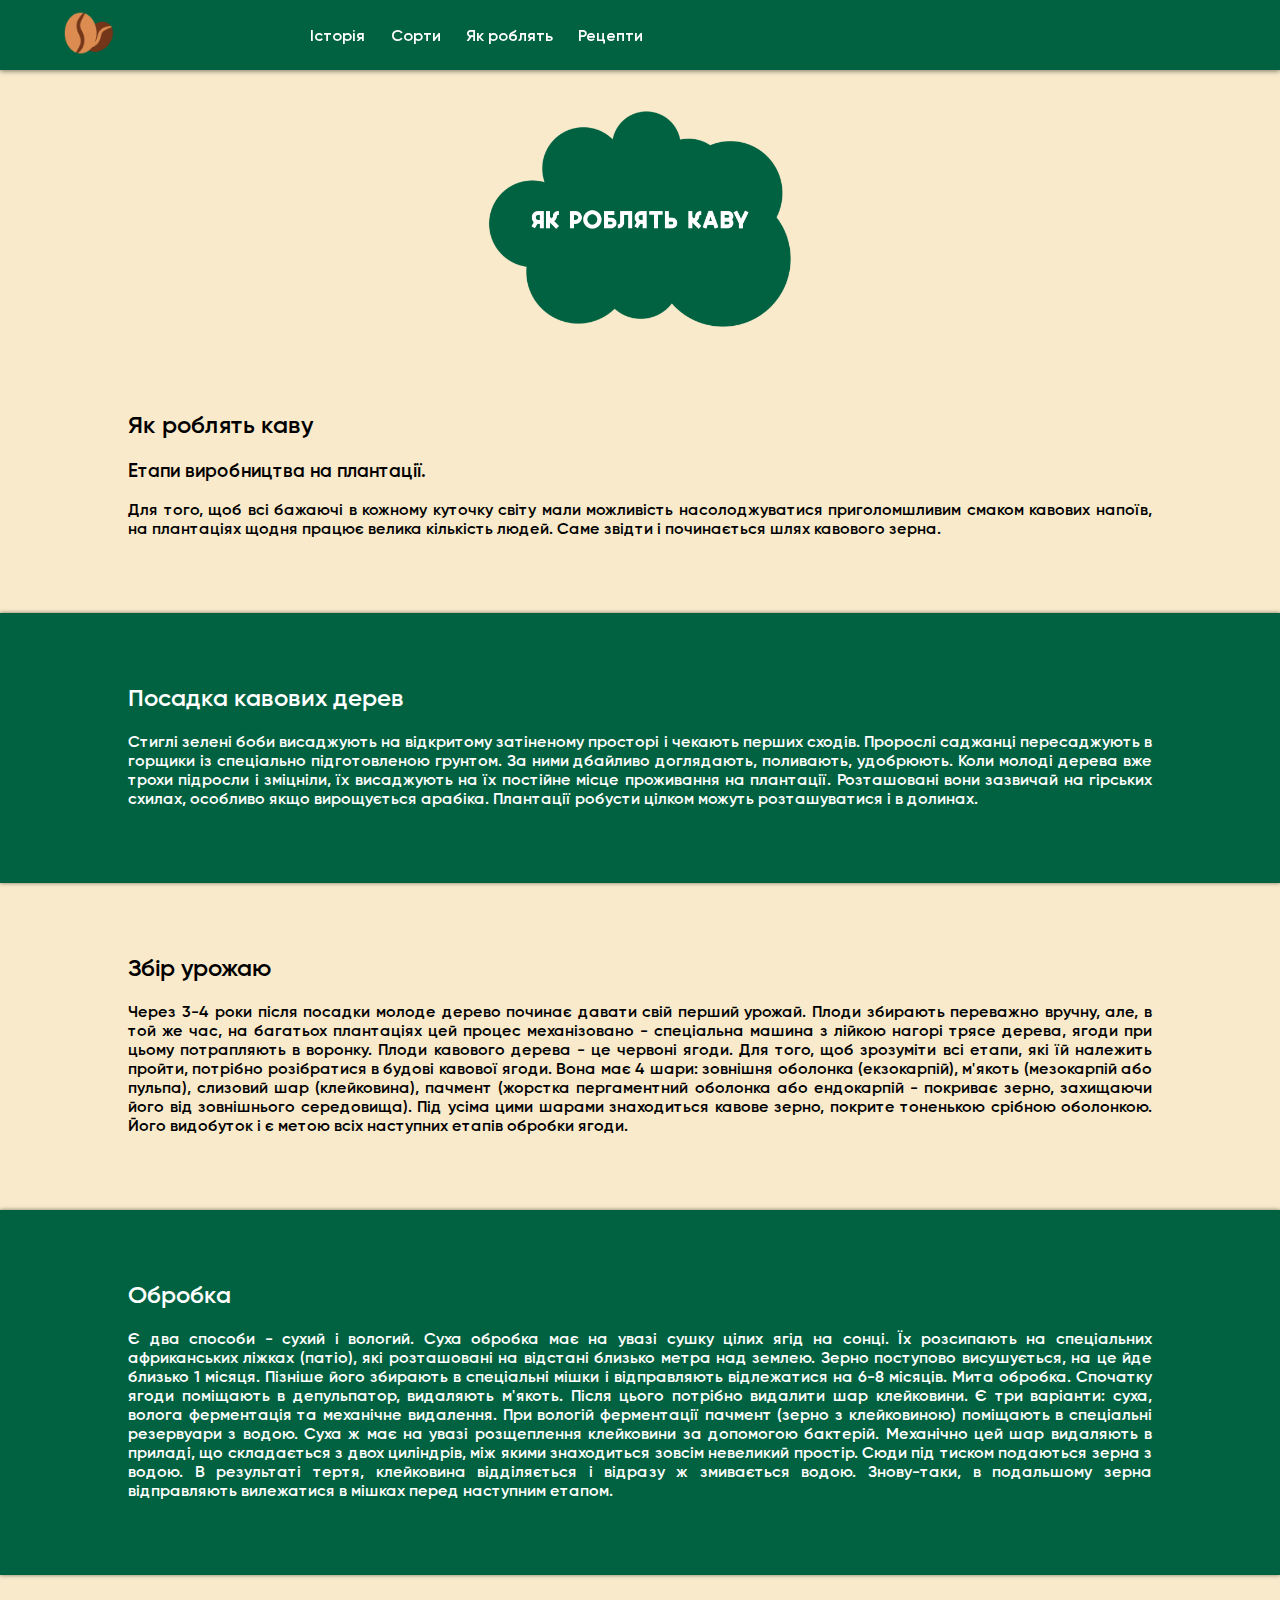
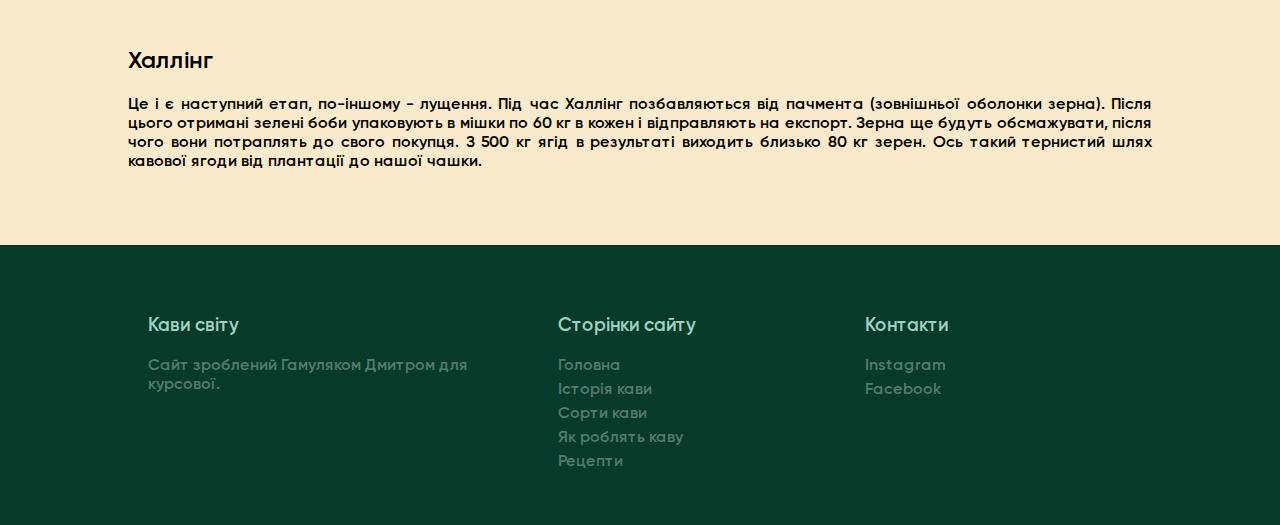
<file: how make a coffee.html>
<!DOCTYPE html>
<html lang="ua">
<head>
    <meta charset="UTF-8">
    <meta http-equiv="X-UA-Compatible" content="IE=edge">
    <meta name="viewport" content="width=device-width, initial-scale=1.0">

    <link rel="shortcut icon" href="./img/icon1.png" type="image/x-icon">

    <link rel="stylesheet" href="./css/style.css">

    <title>Сорти кави</title>
</head>
<body>
<header>
    
    <div class="header__logo">
        <a href="./index.html">
            <img class="logo-pic" src="./img/icon1.png" alt="photo">
        </a>
    </div>
        <nav>
            <a href="./history.html"><p class="nav__text">Історія</p></a>
            <a href="./coffee type.html"><p class="nav__text">Сорти</p></a>
            <a href="./how make a coffee.html"><p class="nav__text">Як роблять</p></a>
            <a href="./recipes.html"><p class="nav__text">Рецепти</p></a>
    </nav>
    
</header>

<div class="btn-up btn-up_hide"></div>

<script src="./js/js.js"></script>

<main>
    <div class="main__content">
        <div class="main-logo">
            <img src="./img/how-coffee.png" alt="make coffee">
        </div>
        <div class="main__block-type-1">
            <h2>Як роблять каву</h2>
            <h3>Етапи виробництва на плантації.</h3>
            Для того, щоб всі бажаючі в кожному куточку світу мали можливість насолоджуватися приголомшливим смаком кавових напоїв, на плантаціях щодня працює велика кількість людей. Саме звідти і починається шлях кавового зерна.
        </div>
        <div class="main__block-type-2">
            <h2>Посадка кавових дерев</h2>
            Стиглі зелені боби висаджують на відкритому затіненому просторі і чекають перших сходів. Пророслі саджанці пересаджують в горщики із спеціально підготовленою грунтом. За ними дбайливо доглядають, поливають, удобрюють. Коли молоді дерева вже трохи підросли і зміцніли, їх висаджують на їх постійне місце проживання на плантації. Розташовані вони зазвичай на гірських схилах, особливо якщо вирощується арабіка. Плантації робусти цілком можуть розташуватися і в долинах.
        </div>
        <div class="main__block-type-1">
            <h2>Збір урожаю</h2>
            Через 3-4 роки після посадки молоде дерево починає давати свій перший урожай. Плоди збирають переважно вручну, але, в той же час, на багатьох плантаціях цей процес механізовано - спеціальна машина з лійкою нагорі трясе дерева, ягоди при цьому потрапляють в воронку. Плоди кавового дерева - це червоні ягоди. Для того, щоб зрозуміти всі етапи, які їй належить пройти, потрібно розібратися в будові кавової ягоди. Вона має 4 шари: зовнішня оболонка (екзокарпій), м'якоть (мезокарпій або пульпа), слизовий шар (клейковина), пачмент (жорстка пергаментний оболонка або ендокарпій - покриває зерно, захищаючи його від зовнішнього середовища). Під усіма цими шарами знаходиться кавове зерно, покрите тоненькою срібною оболонкою. Його видобуток і є метою всіх наступних етапів обробки ягоди.
        </div>
        <div class="main__block-type-2">
            <h2>Обробка</h2>
            Є два способи - сухий і вологий. Суха обробка має на увазі сушку цілих ягід на сонці. Їх розсипають на спеціальних африканських ліжках (патіо), які розташовані на відстані близько метра над землею. Зерно поступово висушується, на це йде близько 1 місяця. Пізніше його збирають в спеціальні мішки і відправляють відлежатися на 6-8 місяців.
Мита обробка. Спочатку ягоди поміщають в депульпатор, видаляють м'якоть. Після цього потрібно видалити шар клейковини. Є три варіанти: суха, волога ферментація та механічне видалення. При вологій ферментації пачмент (зерно з клейковиною) поміщають в спеціальні резервуари з водою. Суха ж має на увазі розщеплення клейковини за допомогою бактерій. Механічно цей шар видаляють в приладі, що складається з двох циліндрів, між якими знаходиться зовсім невеликий простір. Сюди під тиском подаються зерна з водою. В результаті тертя, клейковина відділяється і відразу ж змивається водою. Знову-таки, в подальшому зерна відправляють вилежатися в мішках перед наступним етапом.
        </div>
        <div class="main__block-type-1">
            <h2>Халлінг</h2>
            Це і є наступний етап, по-іншому - лущення. Під час Халлінг позбавляються від пачмента (зовнішньої оболонки зерна). Після цього отримані зелені боби упаковують в мішки по 60 кг в кожен і відправляють на експорт. Зерна ще будуть обсмажувати, після чого вони потраплять до свого покупця. З 500 кг ягід в результаті виходить близько 80 кг зерен. Ось такий тернистий шлях кавової ягоди від плантації до нашої чашки.
        </div>

    </div>
</main>

<footer>
    <div class="footer__content">

        <div class="web-site-name">
            <h3>Кави світу</h3>
            <p>Сайт зроблений Гамуляком Дмитром для курсової.</p>
        </div>
        <div class="pages">
            <h3>Сторінки сайту</h3>
            <p>
                <a href="./index.html">Головна</a>
            </p>
            <p>
                <a href="./history.html">Історія кави</a>
            </p>
            <p>
                <a href="./coffee type.html">Сорти кави</a>
            </p>
            <p>
                <a href="./how make a coffee.html">Як роблять каву</a>
            </p>
            <p>
                <a href="./recipes.html">Рецепти</a>
            </p>
        </div>
        <div class="contact">
            <h3>Контакти</h3>
            <p>
                <a href="http://www.Instagram.com">Instagram</a>
            </p>
            <p>
                <a href="http://www.Facebook.com">Facebook</a>
            </p>
        </div>

    </div>
</footer>
</body>
</html>
</file>
<file: css/style.css>
@font-face {
    font-family: 'Gilroy Semibold';
    src: url('Gilroy-SemiBold.eot');
    src: url('Gilroy-SemiBold.eot?#iefix') format('embedded-opentype'),
    url('../fonts/Gilroy-SemiBold.ttf') format('woff'),
    url('../fonts/Gilroy-SemiBold.ttf') format('truetype');
    font-weight: normal;
    font-style: normal;
    }

html {
	box-sizing: border-box;
}

*, *::before, *::after {
	box-sizing: inherit;
}

a {
    text-decoration: none;
}

body{
    background-color: #F2F0EB;
    padding: 0px;
    margin: 0px;

    font-family: "Gilroy Semibold", Arial, Helvetica, sans-serif;
    font-size: 16px;
}

button{
    font-family: "Gilroy Semibold", Arial, Helvetica, sans-serif;
}

p{
    margin: 0%;
}

/* Початок блоку шапки */

header{
    background-color: #006241;
    width: 100%;
    height: 70px;
    margin: 0px;
    padding: 0px 5%;
    box-shadow: 0px 1px 5px 0px #00000080;


    display: flex;

    position: fixed;
    top: 0%;
    left: 0%;
    z-index: 9999;
}

.header__logo {
    width: 20%; 
    display: flex;
    align-items: center;
}

.logo-pic{
    height: 80%;
    max-height: 50px;
}

nav {
    width: 100%;
    color: #fff;
    padding: 0% 5%;

    display: flex;
    align-items: center;
}

nav a {
    color: #fff;
    font-size: 16px;

    margin-right: 3%;

    transition: 0.5s;
    -webkit-transition: 0.5s;
    scale: 1;
    cursor: pointer;
}

nav a:hover {
    color: #FC6742;
    scale: 1.1;
}

@media screen and (max-width: 768px) {
    .nav__text {
        font-size: 12px;
    }
}

/* Кінець блоку шапки */



.poster{
    background: url(../img/poster.jpg) center no-repeat;
    background-size: cover;

    height: 100vh;
    margin: 0%;
    padding: 0%;
    padding-left: 10%;
    padding-right: 10%;

    display: flex;
    justify-content: space-between;
}

.poster__descriptions {
    background-color: #000000a2;
    margin: auto 0;
    padding: 20px;
    border-radius: 10px;
    color: #fff;
    box-shadow: 0px 0px 10px 5px #00000080;
}

.poster__descriptions p {
    font-size: 18px;
}

.poster h1 {
    font-size: 75PX;

    margin-top: auto;
    margin-bottom: auto;
}

@media screen and (max-width: 768px) {
    .poster__descriptions p {
        font-size: 14px;
    }

    .poster__descriptions h1 {
        font-size: 30px;
    }
}




.type_1{
    background-color: #006241;
    color: #fff;
}

.type_2{
    background-color: #f8eaca;
}

.block{
    width: 100%;
    min-height: 350px;
    margin-top: 0px;
    margin-bottom: 0px;
    padding-top: 75px;
    padding-bottom: 75px;
}

.block_content{
    display: flex;
    align-items: center; 
    margin: 0px auto;
    width: 80%;
}

.block img{
    margin-top: auto;
    margin-bottom: auto;
}

.text{
    max-width: 70;
    text-align: justify;
}

.content {
    width: 30%;
    min-width: 300px;
    height: max-content;
    padding-left: 5%;
}

.content img{
    width: 100%;
    height: fit-content;
}

@media screen and (max-width: 768px) {
    .block_content {
        flex-direction: column-reverse;
    }
}

.button{
    width: 100%;
    margin-top: 50px;

    display: flex;
    justify-content: center;
}

.button button{
    text-decoration: none;

    padding-left: 35px;
    padding-right: 35px;
    padding-top: 12.5px;
    padding-bottom: 12.5px;

    border-radius: 100px;
    border-width: 0px ;
}

.b_type_1{
    background-color: #073a29;
    color: #fff;

    transition: 0.5s;
    -webkit-transition: 0.5s;
    cursor: pointer;
    scale: 1;
}

.b_type_1:hover {
    background-color: #fff;
    color: #073a29;

    scale: 1.1;
}

.button a{
    border-radius: 100px;
}




/* Початок блоку сорти кави */

.coffee_type-block {
    width: 100%;
    padding-bottom: 20px;
    background-color: #f8eaca;
}

.coffee_type-container {
    width: 80%;
    margin: 0 auto;
    padding-top: 50px;
    padding-bottom: 50px;
}

.coffee_type-head {
    margin-bottom: 25px;
}

.coffee_type {
    text-decoration: none;
    display: flex;
    flex-wrap: wrap;

    justify-content: space-between;
}

.coffee_type-content {
    color: #073a29;
    width: 100%;
    border: 1px solid #006241;
    padding: 20px;
    margin-bottom: 25px;
    border-radius: 5px;

    transition: 0.5s;
    -webkit-transition: 0.5s;
    scale: 1;
    cursor: pointer;
}

@media screen and (max-width: 768px) {
    .coffee_type {
        display: flex;
        justify-content: center;
    }
}

.coffee_type-content p {
    font-size: 14px;
    font-weight: bold;
    text-align: center;

    margin-top: 15px;
}

.coffee_type-content:hover {
    background-color: #006241;
    color: #fff;

    scale: 1.1;
}

.coffee_type-pic {
    max-width: 150px;
    width: 100%;
    height: auto;
}

.more_type_coffee {
    background-color: #073a29;
    margin-top: 20px;
    padding: 7px;
    border-radius: 100px;

    color: #fff;
    font-size: 14px;


    display: flex;
    justify-content: center;
    align-content: center;
}

/* Кінець блоку сорти кави */



/* Початок блоку як роблять каву */

.text p {
    margin-bottom: 15px;
}

/* Кінець блоку як роблять каву */


/* Початок блоку рецепти */

.recipes__container {
    width: 80%;
    display: flex;
    margin: 0px auto;
}

.recipes__text {
    text-align: justify;
}

.recipes__img {
    width: 30%;
    min-width: 300px;
    padding-left: 5%;
}

.recipes__img img {
    width: 100%;
    height: auto;
    margin-left: auto;
}

@media screen and (max-width: 768px) {
    .recipes__container {
        flex-direction: column-reverse;
    }
}

/* Кінець блоку рецепти */

.img {
    scale: 1;
    transition: 0.5s;
    -webkit-transition: 0.5s;
}

.img:hover {
    scale: 1.2;
}



/* Початок документу сорти кави */

main {
    background: #f8eaca;
    width: 100%;
    padding-top: 100px;
}

.main__content {
    width: 100%;
}

.main-logo {
    width: 100%;
    display: flex;
    justify-content: center;
}

.main-logo img {
    max-width: 25%;
    min-width: 200px;
}

.main__block-poster {
    width: 100%;
    height: auto;
}

.main__block-poster img {
    width: 100%;
    height: auto;
    margin: 0px;
    padding: 0px;
}

.main__block-type-1 {
    text-align: justify;

    width: 100%;
    padding: 50px 10%;
    padding-bottom: 75px;
    z-index: 10;
}

.main__block-type-2 {
    text-align: justify;

    background-color: #006241;
    color: #fff;

    width: 100%;
    padding: 50px 10%;
    padding-bottom: 75px;
    z-index: 20;
    box-shadow: 0px 0px 4px 0px #00000080;
}

/* Кінець документу сорти кави */




/* footer */

footer {
    background-color: #073a29;
    color: #fff;
    padding-top: 50px;
    padding-bottom: 50px;

}

.footer__content {
    width: 80%;
    margin: 0px auto;
    display: flex;
    flex-wrap: wrap;
}

.footer__content div {
    min-width: 300px;
}

.web-site-name {
    width: 40%;
    padding-left: 2%;
    padding-right: 2%;
}

.web-site-name p {
    color: #537b6f;
}

.pages {
    width: 30%;
    padding-left: 2%;
    padding-right: 2%;
}

footer h3 {
    color: #9fd3c1;
}

.pages p a, .contact p a  {
    color: #537b6f;
    transition: 0.5s;
    -webkit-transition: 0.5s;
}

.pages p a:hover, .contact p a:hover {
    color: #9fd3c1;
}

.pages p, .contact p {
    margin-bottom: 5px;
}

.contact {
    width: 30%;
    padding-left: 2%;
    padding-right: 2%;
}

.btn-up {
    position: fixed;
    background-color: #673ab7;
    right: 20px;
    bottom: 0;
    border-top-left-radius: 8px;
    border-top-right-radius: 8px;
    cursor: pointer;
    display: flex;
    align-items: center;
    justify-content: center;
    width: 60px;
    height: 50px;
    box-shadow: 0px 0px 4px 0px #00000080;
  }
  
  .btn-up::before {
    content: "";
    width: 40px;
    height: 40px;
    background: transparent no-repeat center center;
    background-size: 100% 100%;
    background-image: url("data:image/svg+xml,%3Csvg xmlns='http://www.w3.org/2000/svg' width='16' height='16' fill='%23fff' viewBox='0 0 16 16'%3E%3Cpath fill-rule='evenodd' d='M7.646 4.646a.5.5 0 0 1 .708 0l6 6a.5.5 0 0 1-.708.708L8 5.707l-5.646 5.647a.5.5 0 0 1-.708-.708l6-6z'/%3E%3C/svg%3E");
  }
  
  .btn-up_hide {
    display: none;
  }
  
  @media (hover: hover) and (pointer: fine) {
    .btn-up:hover {
      background-color: #006241; 
    }
  }

  .btn-up {
    position: fixed;
    background-color: #006241;
    left: 20px;
    bottom: 20px;
    border-radius: 22px;
    cursor: pointer;
    width: 44px;
    height: 44px;
  }
  
  .btn-up::before {
    content: "";
    text-align: center;
    position: absolute;
    width: 20px;
    height: 20px;
    left: 12px;
    top: 12px;
    background-image: url("data:image/svg+xml,%3Csvg xmlns='http://www.w3.org/2000/svg' width='20' height='20' viewBox='0 0 20 20'%3E%3Cg fill='none' stroke='%23fff' stroke-width='2' stroke-linecap='round' stroke-linejoin='round'%3E%3Cpath d='M10 17V4M3 10l7-7 7 7'/%3E%3C/g%3E%3C/svg%3E");
  }
</file>
